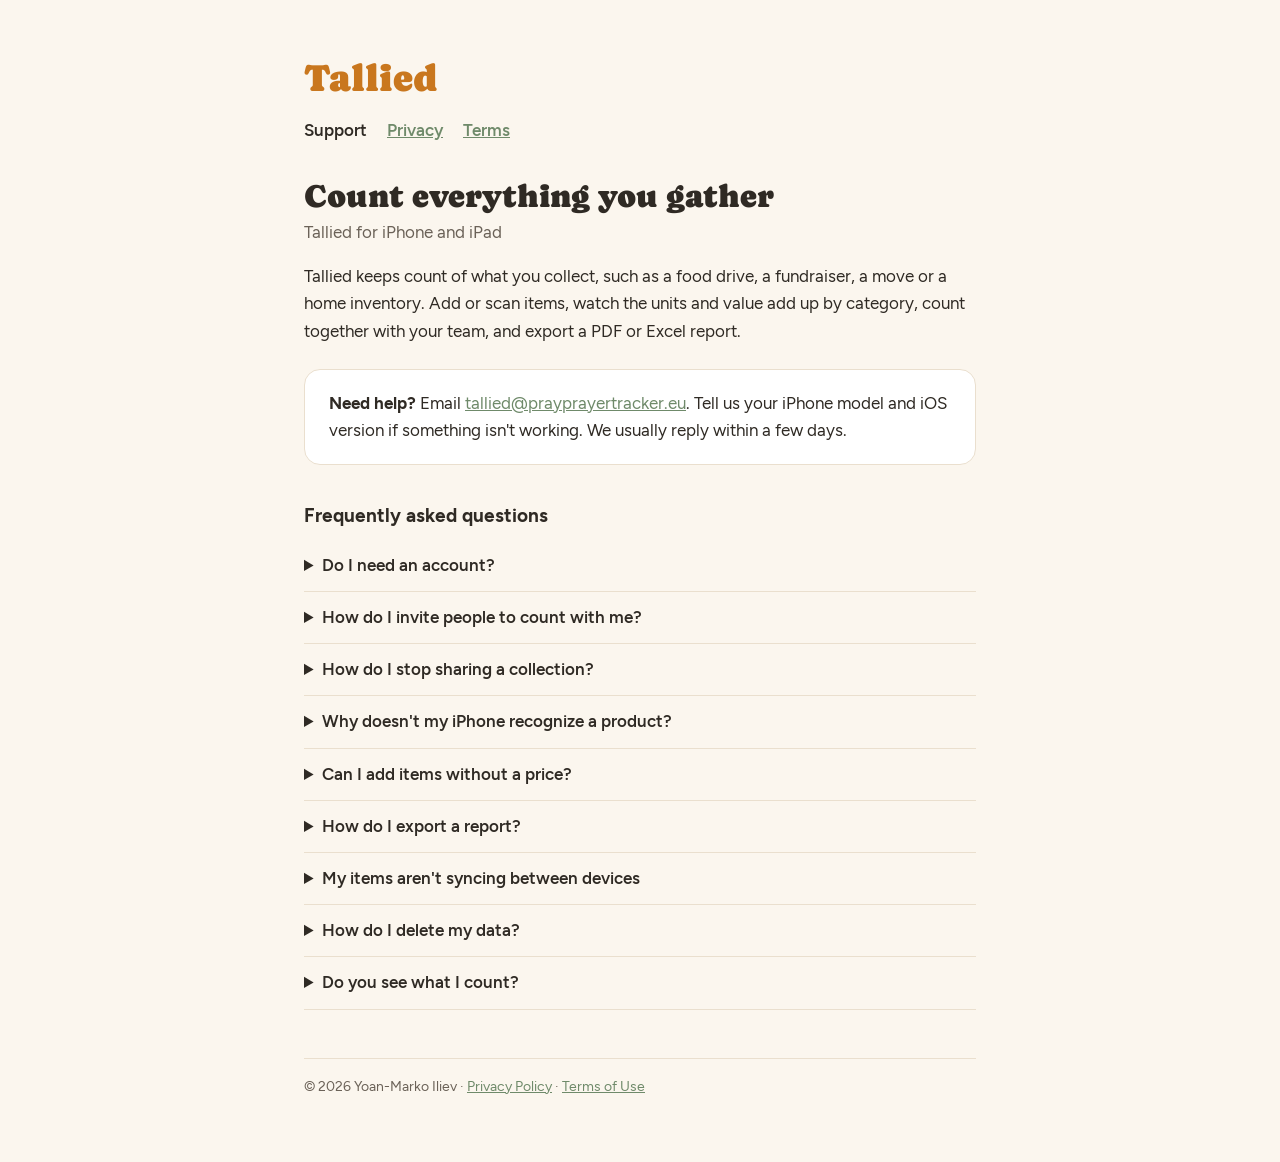
<file: index.html>
<!DOCTYPE html>
<html lang="en">
<head>
  <meta charset="utf-8">
  <meta name="viewport" content="width=device-width, initial-scale=1">
  <title>Tallied — Support</title>
  <meta name="description" content="Tallied: count everything you gather, see units and value add up, collaborate with your team, and export PDF or Excel reports.">
  <link rel="stylesheet" href="style.css">
</head>
<body>
<main>
  <header>
    <a class="brand" href="./">Tallied</a>
    <nav>
      <a href="./" aria-current="page">Support</a>
      <a href="privacy.html">Privacy</a>
      <a href="terms.html">Terms</a>
    </nav>
  </header>

  <h1>Count everything you gather</h1>
  <p class="meta">Tallied for iPhone and iPad</p>

  <p>Tallied keeps count of what you collect, such as a food drive, a fundraiser, a move or a home inventory. Add or scan items, watch the units and value add up by category, count together with your team, and export a PDF or Excel report.</p>

  <div class="card">
    <p><strong>Need help?</strong> Email <a href="mailto:tallied@prayprayertracker.eu">tallied@prayprayertracker.eu</a>. Tell us your iPhone model and iOS version if something isn't working. We usually reply within a few days.</p>
  </div>

  <h2>Frequently asked questions</h2>

  <details>
    <summary>Do I need an account?</summary>
    <p>No. Tallied has no sign-up. If you're signed in to iCloud on your device, your collections sync automatically through your own iCloud account.</p>
  </details>

  <details>
    <summary>How do I invite people to count with me?</summary>
    <p>On the Collection tab, tap the collection name at the top. Swipe right on a collection and tap <em>Collaborate</em>, then send the invitation. Everyone you invite needs to be signed in to iCloud. Their items show up for the whole group with the same totals.</p>
  </details>

  <details>
    <summary>How do I stop sharing a collection?</summary>
    <p>Open the collections list, swipe right on the shared collection and tap <em>Manage collaborators</em>. From there you can remove people or stop sharing. If someone shared a collection with you, swipe left on it and tap <em>Leave</em>.</p>
  </details>

  <details>
    <summary>Why doesn't my iPhone recognize a product?</summary>
    <p>Tallied recognizes products you've already added with a photo. The first time, add the item and take its picture. After that, scanning it again finds it. Good light and filling the frame with the product help. Scanning with the camera needs a device that supports Live Text.</p>
  </details>

  <details>
    <summary>Can I add items without a price?</summary>
    <p>Yes. Save them without a price. <em>Price check</em> lists every item that still needs one, and you can type the price in or scan the shelf label in the shop.</p>
  </details>

  <details>
    <summary>How do I export a report?</summary>
    <p>On the Collection tab, tap the document icon, then choose PDF or Excel and share it to Mail, Messages, Files or any other app.</p>
  </details>

  <details>
    <summary>My items aren't syncing between devices</summary>
    <p>Check that you're signed in to the same iCloud account on each device, that iCloud is turned on for Tallied (<em>Settings → [your name] → iCloud</em>), and that you have free iCloud storage. Sync can take a minute after changes.</p>
  </details>

  <details>
    <summary>How do I delete my data?</summary>
    <p>To delete a collection and its items, open the collections list, switch to another collection, then swipe left on it and tap <em>Delete</em>. To remove everything from iCloud, go to <em>Settings → [your name] → iCloud → Manage Account Storage</em> and delete Tallied's data. Deleting the app removes its data from the device.</p>
  </details>

  <details>
    <summary>Do you see what I count?</summary>
    <p>No. There is no Tallied server, and the app has no analytics or tracking. See the <a href="privacy.html">Privacy Policy</a>.</p>
  </details>

  <footer>© 2026 Yoan-Marko Iliev · <a href="privacy.html">Privacy Policy</a> · <a href="terms.html">Terms of Use</a></footer>
</main>
</body>
</html>
</file>
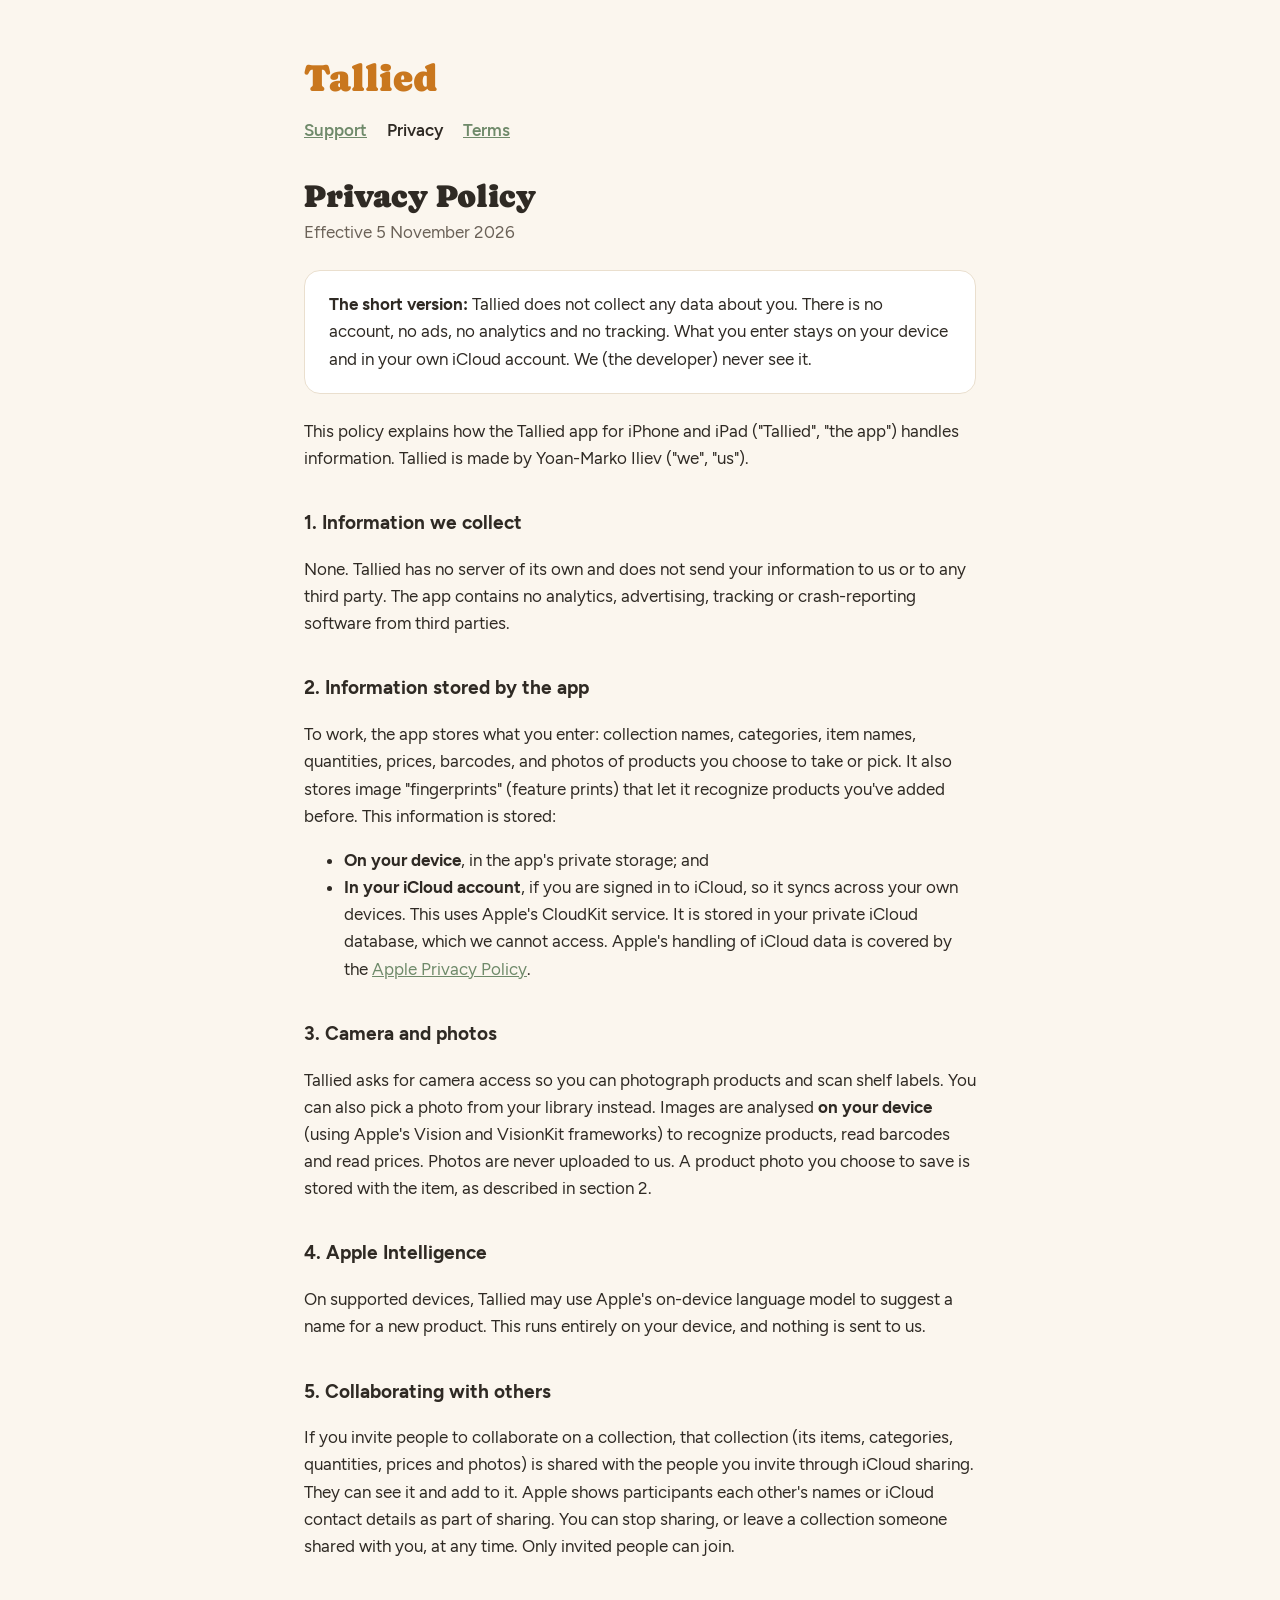
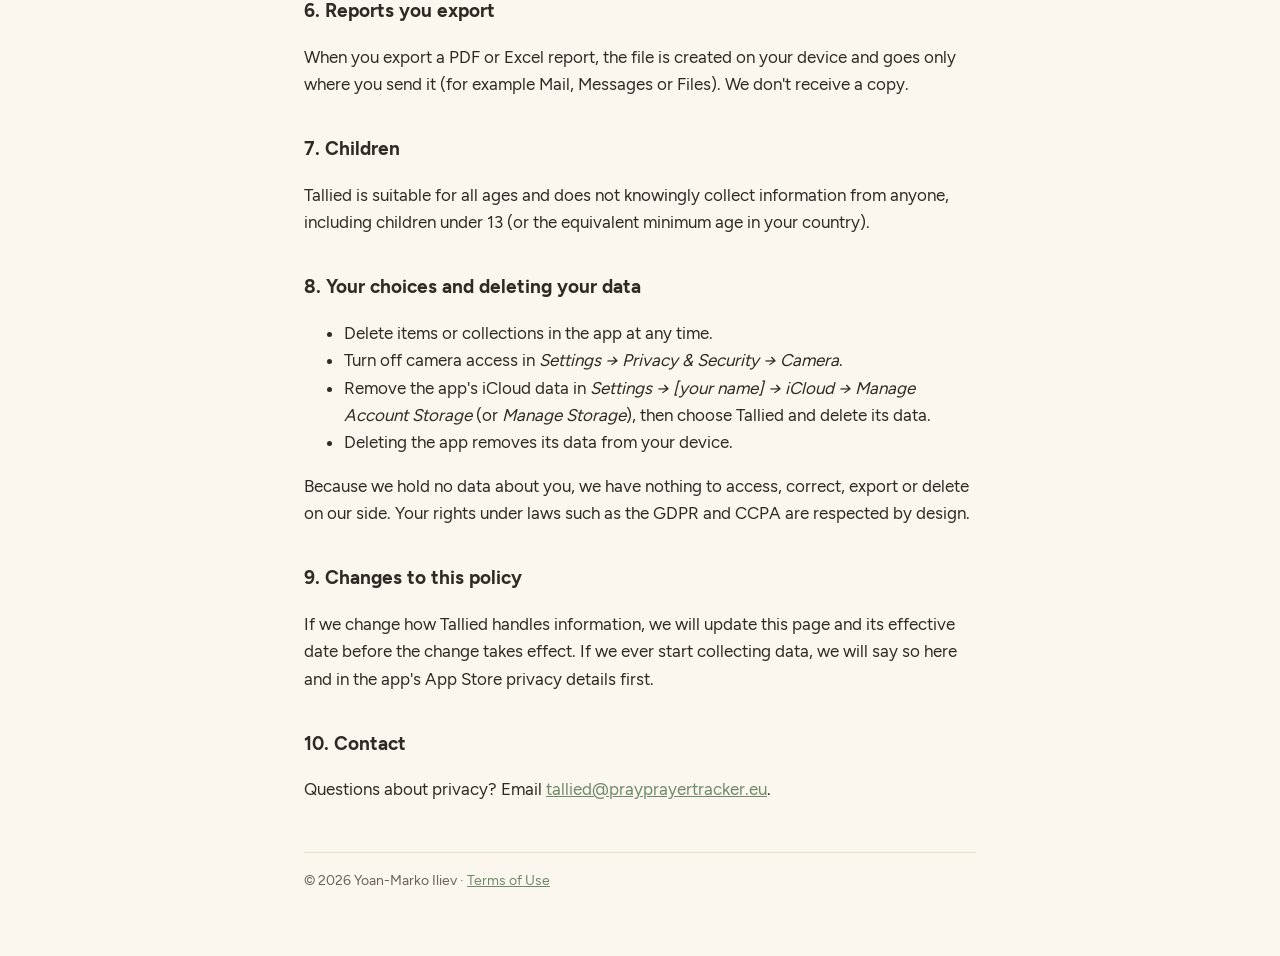
<file: privacy.html>
<!DOCTYPE html>
<html lang="en">
<head>
  <meta charset="utf-8">
  <meta name="viewport" content="width=device-width, initial-scale=1">
  <title>Privacy Policy — Tallied</title>
  <meta name="description" content="Tallied does not collect any personal data. Your collections stay on your device and in your own iCloud.">
  <link rel="stylesheet" href="style.css">
</head>
<body>
<main>
  <header>
    <a class="brand" href="./">Tallied</a>
    <nav>
      <a href="./">Support</a>
      <a href="privacy.html" aria-current="page">Privacy</a>
      <a href="terms.html">Terms</a>
    </nav>
  </header>

  <h1>Privacy Policy</h1>
  <p class="meta">Effective 5 November 2026</p>

  <div class="card">
    <p><strong>The short version:</strong> Tallied does not collect any data about you. There is no account, no ads, no analytics and no tracking. What you enter stays on your device and in your own iCloud account. We (the developer) never see it.</p>
  </div>

  <p>This policy explains how the Tallied app for iPhone and iPad ("Tallied", "the app") handles information. Tallied is made by Yoan-Marko Iliev ("we", "us").</p>

  <h2>1. Information we collect</h2>
  <p>None. Tallied has no server of its own and does not send your information to us or to any third party. The app contains no analytics, advertising, tracking or crash-reporting software from third parties.</p>

  <h2>2. Information stored by the app</h2>
  <p>To work, the app stores what you enter: collection names, categories, item names, quantities, prices, barcodes, and photos of products you choose to take or pick. It also stores image "fingerprints" (feature prints) that let it recognize products you've added before. This information is stored:</p>
  <ul>
    <li><strong>On your device</strong>, in the app's private storage; and</li>
    <li><strong>In your iCloud account</strong>, if you are signed in to iCloud, so it syncs across your own devices. This uses Apple's CloudKit service. It is stored in your private iCloud database, which we cannot access. Apple's handling of iCloud data is covered by the <a href="https://www.apple.com/legal/privacy/">Apple Privacy Policy</a>.</li>
  </ul>

  <h2>3. Camera and photos</h2>
  <p>Tallied asks for camera access so you can photograph products and scan shelf labels. You can also pick a photo from your library instead. Images are analysed <strong>on your device</strong> (using Apple's Vision and VisionKit frameworks) to recognize products, read barcodes and read prices. Photos are never uploaded to us. A product photo you choose to save is stored with the item, as described in section 2.</p>

  <h2>4. Apple Intelligence</h2>
  <p>On supported devices, Tallied may use Apple's on-device language model to suggest a name for a new product. This runs entirely on your device, and nothing is sent to us.</p>

  <h2>5. Collaborating with others</h2>
  <p>If you invite people to collaborate on a collection, that collection (its items, categories, quantities, prices and photos) is shared with the people you invite through iCloud sharing. They can see it and add to it. Apple shows participants each other's names or iCloud contact details as part of sharing. You can stop sharing, or leave a collection someone shared with you, at any time. Only invited people can join.</p>

  <h2>6. Reports you export</h2>
  <p>When you export a PDF or Excel report, the file is created on your device and goes only where you send it (for example Mail, Messages or Files). We don't receive a copy.</p>

  <h2>7. Children</h2>
  <p>Tallied is suitable for all ages and does not knowingly collect information from anyone, including children under 13 (or the equivalent minimum age in your country).</p>

  <h2>8. Your choices and deleting your data</h2>
  <ul>
    <li>Delete items or collections in the app at any time.</li>
    <li>Turn off camera access in <em>Settings → Privacy &amp; Security → Camera</em>.</li>
    <li>Remove the app's iCloud data in <em>Settings → [your name] → iCloud → Manage Account Storage</em> (or <em>Manage Storage</em>), then choose Tallied and delete its data.</li>
    <li>Deleting the app removes its data from your device.</li>
  </ul>
  <p>Because we hold no data about you, we have nothing to access, correct, export or delete on our side. Your rights under laws such as the GDPR and CCPA are respected by design.</p>

  <h2>9. Changes to this policy</h2>
  <p>If we change how Tallied handles information, we will update this page and its effective date before the change takes effect. If we ever start collecting data, we will say so here and in the app's App Store privacy details first.</p>

  <h2>10. Contact</h2>
  <p>Questions about privacy? Email <a href="mailto:tallied@prayprayertracker.eu">tallied@prayprayertracker.eu</a>.</p>

  <footer>© 2026 Yoan-Marko Iliev · <a href="terms.html">Terms of Use</a></footer>
</main>
</body>
</html>
</file>
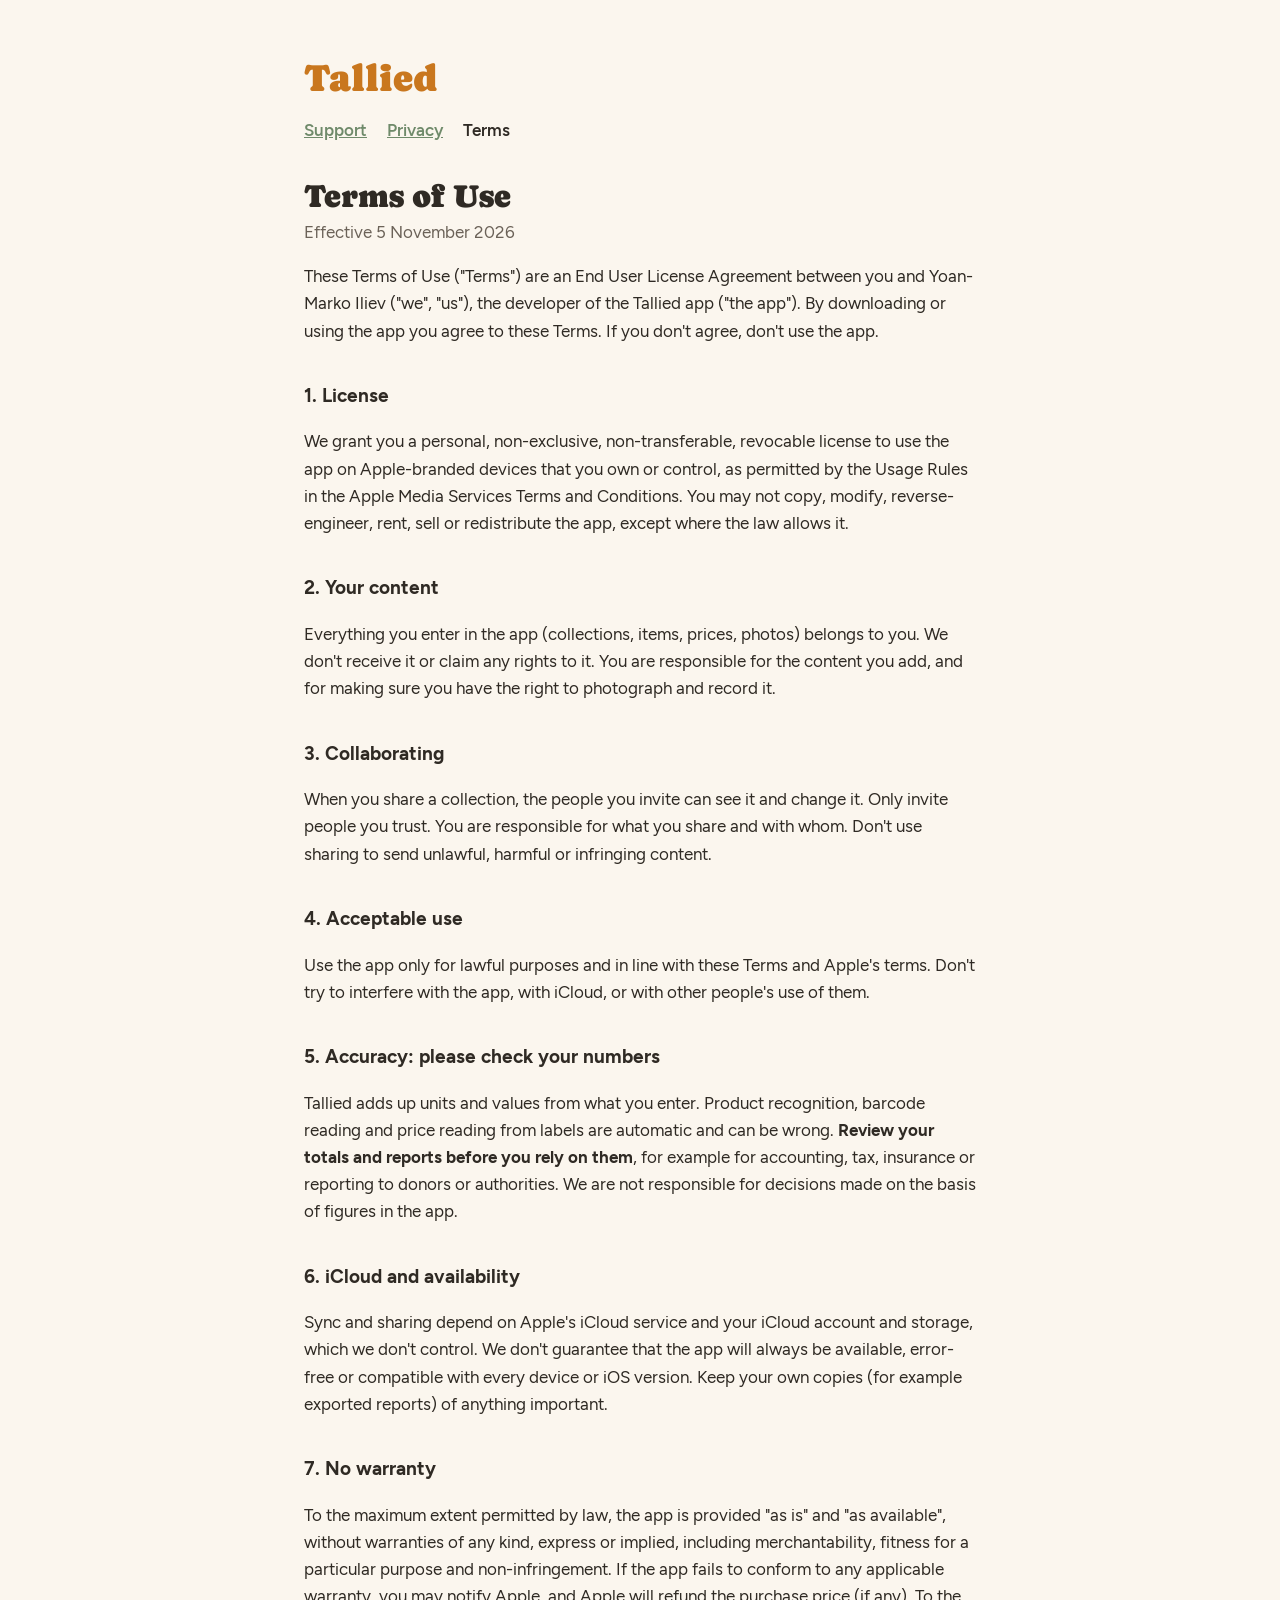
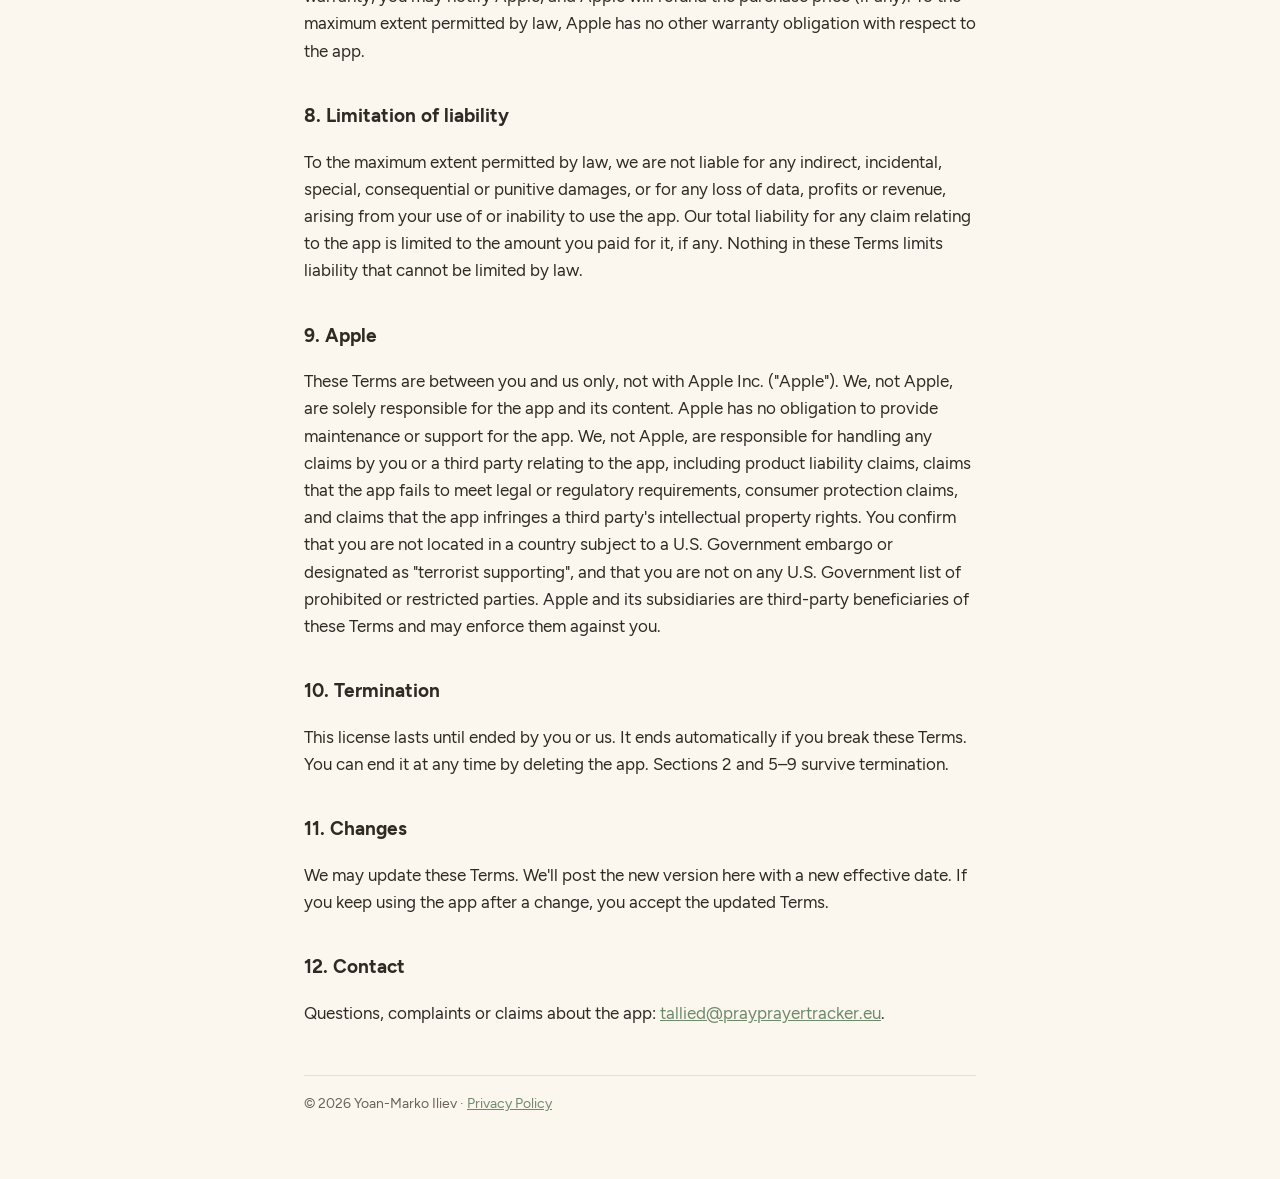
<file: terms.html>
<!DOCTYPE html>
<html lang="en">
<head>
  <meta charset="utf-8">
  <meta name="viewport" content="width=device-width, initial-scale=1">
  <title>Terms of Use — Tallied</title>
  <meta name="description" content="Terms of Use and End User License Agreement for the Tallied app.">
  <link rel="stylesheet" href="style.css">
</head>
<body>
<main>
  <header>
    <a class="brand" href="./">Tallied</a>
    <nav>
      <a href="./">Support</a>
      <a href="privacy.html">Privacy</a>
      <a href="terms.html" aria-current="page">Terms</a>
    </nav>
  </header>

  <h1>Terms of Use</h1>
  <p class="meta">Effective 5 November 2026</p>

  <p>These Terms of Use ("Terms") are an End User License Agreement between you and Yoan-Marko Iliev ("we", "us"), the developer of the Tallied app ("the app"). By downloading or using the app you agree to these Terms. If you don't agree, don't use the app.</p>

  <h2>1. License</h2>
  <p>We grant you a personal, non-exclusive, non-transferable, revocable license to use the app on Apple-branded devices that you own or control, as permitted by the Usage Rules in the Apple Media Services Terms and Conditions. You may not copy, modify, reverse-engineer, rent, sell or redistribute the app, except where the law allows it.</p>

  <h2>2. Your content</h2>
  <p>Everything you enter in the app (collections, items, prices, photos) belongs to you. We don't receive it or claim any rights to it. You are responsible for the content you add, and for making sure you have the right to photograph and record it.</p>

  <h2>3. Collaborating</h2>
  <p>When you share a collection, the people you invite can see it and change it. Only invite people you trust. You are responsible for what you share and with whom. Don't use sharing to send unlawful, harmful or infringing content.</p>

  <h2>4. Acceptable use</h2>
  <p>Use the app only for lawful purposes and in line with these Terms and Apple's terms. Don't try to interfere with the app, with iCloud, or with other people's use of them.</p>

  <h2>5. Accuracy: please check your numbers</h2>
  <p>Tallied adds up units and values from what you enter. Product recognition, barcode reading and price reading from labels are automatic and can be wrong. <strong>Review your totals and reports before you rely on them</strong>, for example for accounting, tax, insurance or reporting to donors or authorities. We are not responsible for decisions made on the basis of figures in the app.</p>

  <h2>6. iCloud and availability</h2>
  <p>Sync and sharing depend on Apple's iCloud service and your iCloud account and storage, which we don't control. We don't guarantee that the app will always be available, error-free or compatible with every device or iOS version. Keep your own copies (for example exported reports) of anything important.</p>

  <h2>7. No warranty</h2>
  <p>To the maximum extent permitted by law, the app is provided "as is" and "as available", without warranties of any kind, express or implied, including merchantability, fitness for a particular purpose and non-infringement. If the app fails to conform to any applicable warranty, you may notify Apple, and Apple will refund the purchase price (if any). To the maximum extent permitted by law, Apple has no other warranty obligation with respect to the app.</p>

  <h2>8. Limitation of liability</h2>
  <p>To the maximum extent permitted by law, we are not liable for any indirect, incidental, special, consequential or punitive damages, or for any loss of data, profits or revenue, arising from your use of or inability to use the app. Our total liability for any claim relating to the app is limited to the amount you paid for it, if any. Nothing in these Terms limits liability that cannot be limited by law.</p>

  <h2>9. Apple</h2>
  <p>These Terms are between you and us only, not with Apple Inc. ("Apple"). We, not Apple, are solely responsible for the app and its content. Apple has no obligation to provide maintenance or support for the app. We, not Apple, are responsible for handling any claims by you or a third party relating to the app, including product liability claims, claims that the app fails to meet legal or regulatory requirements, consumer protection claims, and claims that the app infringes a third party's intellectual property rights. You confirm that you are not located in a country subject to a U.S. Government embargo or designated as "terrorist supporting", and that you are not on any U.S. Government list of prohibited or restricted parties. Apple and its subsidiaries are third-party beneficiaries of these Terms and may enforce them against you.</p>

  <h2>10. Termination</h2>
  <p>This license lasts until ended by you or us. It ends automatically if you break these Terms. You can end it at any time by deleting the app. Sections 2 and 5–9 survive termination.</p>

  <h2>11. Changes</h2>
  <p>We may update these Terms. We'll post the new version here with a new effective date. If you keep using the app after a change, you accept the updated Terms.</p>

  <h2>12. Contact</h2>
  <p>Questions, complaints or claims about the app: <a href="mailto:tallied@prayprayertracker.eu">tallied@prayprayertracker.eu</a>.</p>

  <footer>© 2026 Yoan-Marko Iliev · <a href="privacy.html">Privacy Policy</a></footer>
</main>
</body>
</html>
</file>
<file: style.css>
/* Tallied legal & support pages — amber/sage palette from the app's design system. */
@font-face { font-family: "Caprasimo"; src: url("fonts/Caprasimo-Regular.ttf") format("truetype"); font-display: swap; }
@font-face { font-family: "Figtree"; font-weight: 400; src: url("fonts/Figtree-Regular.ttf") format("truetype"); font-display: swap; }
@font-face { font-family: "Figtree"; font-weight: 600; src: url("fonts/Figtree-SemiBold.ttf") format("truetype"); font-display: swap; }
@font-face { font-family: "Figtree"; font-weight: 700; src: url("fonts/Figtree-Bold.ttf") format("truetype"); font-display: swap; }

:root {
  --bg: #fbf6ee;
  --surface: #ffffff;
  --text: #2f2a24;
  --text-secondary: #6b6258;
  --amber: #c9771e;
  --sage: #6f8a6a;
  --line: #eadfce;
}

@media (prefers-color-scheme: dark) {
  :root {
    --bg: #1d1a16;
    --surface: #27231e;
    --text: #f3ece2;
    --text-secondary: #b5aa9c;
    --amber: #e69a45;
    --sage: #9db897;
    --line: #3a342c;
  }
}

* { box-sizing: border-box; }

body {
  margin: 0;
  background: var(--bg);
  color: var(--text);
  font: 17px/1.6 "Figtree", -apple-system, BlinkMacSystemFont, "Segoe UI", sans-serif;
}

main {
  max-width: 720px;
  margin: 0 auto;
  padding: 48px 24px 64px;
}

header .brand {
  font-family: "Caprasimo", Georgia, serif;
  font-size: 2.4rem;
  color: var(--amber);
  text-decoration: none;
}

nav {
  display: flex;
  gap: 20px;
  margin: 8px 0 32px;
  font-weight: 600;
}

nav a, a { color: var(--sage); }
nav a[aria-current="page"] { color: var(--text); text-decoration: none; }

h1 {
  font-family: "Caprasimo", Georgia, serif;
  font-weight: 400;
  font-size: 2rem;
  line-height: 1.2;
  margin: 0 0 4px;
}

h2 {
  font-size: 1.2rem;
  font-weight: 700;
  margin: 36px 0 8px;
}

.meta { color: var(--text-secondary); margin-top: 0; }

.card {
  background: var(--surface);
  border: 1px solid var(--line);
  border-radius: 16px;
  padding: 20px 24px;
  margin: 24px 0;
}

.card p:first-child { margin-top: 0; }
.card p:last-child { margin-bottom: 0; }

details {
  border-bottom: 1px solid var(--line);
  padding: 12px 0;
}

summary { font-weight: 600; cursor: pointer; }

footer {
  margin-top: 48px;
  padding-top: 16px;
  border-top: 1px solid var(--line);
  color: var(--text-secondary);
  font-size: 0.9rem;
}
</file>
